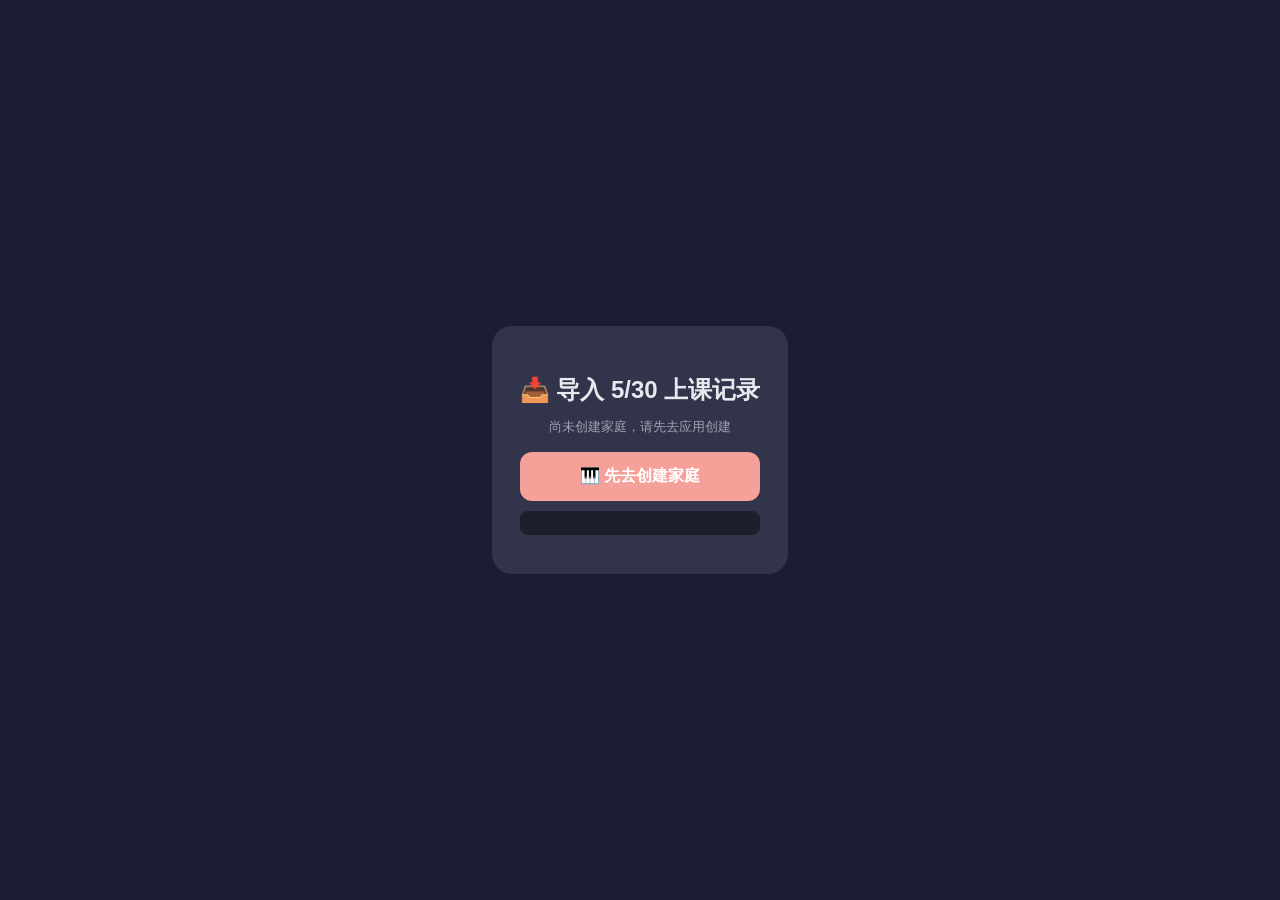
<file: import.html>
<!DOCTYPE html><html><head><meta charset="UTF-8"><title>Import</title>
<style>body{margin:0;background:#1A1D35;color:#E8E8EE;font-family:-apple-system,sans-serif;display:flex;align-items:center;justify-content:center;min-height:100vh}.c{background:rgba(255,255,255,0.1);border-radius:20px;padding:28px;text-align:center;max-width:400px}.btn{display:block;width:100%;padding:14px;border:none;border-radius:12px;font-size:1rem;font-weight:700;cursor:pointer;margin:8px 0}.p{background:#F5A098;color:#fff}.s{background:rgba(255,255,255,0.1);color:#E8E8EE;border:1px solid rgba(255,255,255,0.2)}pre{background:rgba(0,0,0,0.4);border-radius:8px;padding:12px;font-size:0.65rem;text-align:left;overflow:auto;max-height:200px}</style></head><body>
<div class="c"><h2 style="margin-bottom:12px">📥 导入 5/30 上课记录</h2>
<p style="font-size:0.8rem;color:#A0A0B0;margin-bottom:16px" id="msg">检测中...</p>
<button class="btn p" id="btn" onclick="go()">📥 导入数据并打开应用</button>
<pre id="log"></pre>
</div>
<script>
var DATA = {"lessons": [{"id": "lesson_mkvl9c", "date": "2026-05-30", "pieces": [{"name": "埃科塞兹舞曲", "en": "Écossaise", "details": "A段左手，手腕不要抖，要上下；B段", "category": "suzuki", "repId": "s2-01", "score": ""}, {"name": "小故事", "en": "A Short Story", "details": "lafare，等拍子的时候手在晃", "category": "suzuki", "repId": "s2-02", "score": ""}, {"name": "快乐的农夫", "en": "The Happy Farmer", "details": "转弯的地方不要划回来", "category": "suzuki", "repId": "s2-03", "score": ""}, {"name": "G小调小步舞曲 第一首", "en": "Minuet 1, Klavier Suite in g minor", "details": "左手等拍子的时候不要晃；A段合手；B段最后一行不熟", "category": "suzuki", "repId": "s2-04", "score": ""}, {"name": "狮子大游行", "details": "分手练，再合手", "category": "pieces", "score": ""}, {"name": "往事难忘", "details": "要试一试d", "category": "pieces", "score": ""}, {"name": "五指练习", "details": "合手", "category": "beyer", "score": ""}], "focusAreas": ["手腕稳定", "分手练", "合手", "节奏"], "notes": ""}], "logs": [], "repertoire": [], "version": "2.1"};

function go() {
  var log = document.getElementById('log');
  log.textContent = '';
  var p = function(m){ log.textContent += m + '\n'; };

  try {
    // Find existing family prefix
    var prefix = null;
    for (var i = 0; i < localStorage.length; i++) {
      var k = localStorage.key(i);
      var m = k.match(/^(piano_[a-z0-9]+)_lessons$/);
      if (m) { prefix = m[1]; break; }
    }
    
    if (!prefix) {
      p("❌ 请先在钢琴助手中创建家庭并登录");
      p("然后回到此页点击导入");
      return;
    }
    p("✅ 找到家庭前缀: " + prefix);

    // Import lessons
    if (DATA.lessons && DATA.lessons.length) {
      var existing = JSON.parse(localStorage.getItem(prefix + '_lessons') || '[]');
      var merged = {};
      existing.forEach(function(l){ merged[l.id] = l; });
      DATA.lessons.forEach(function(l){
        if (!merged[l.id]) { merged[l.id] = l; p("+ 新增: " + l.date); }
        else { p("⏭ 已存在: " + l.date); }
      });
      localStorage.setItem(prefix + '_lessons', JSON.stringify(Object.values(merged)));
    }
    
    // Import logs
    if (DATA.logs && DATA.logs.length) {
      var existing2 = JSON.parse(localStorage.getItem(prefix + '_logs') || '[]');
      var merged2 = {};
      existing2.forEach(function(l){ merged2[l.id] = l; });
      DATA.logs.forEach(function(l){
        if (!merged2[l.id]) { merged2[l.id] = l; p("+ 练习: " + l.date); }
      });
      localStorage.setItem(prefix + '_logs', JSON.stringify(Object.values(merged2)));
    }

    localStorage.setItem('piano_imported_v3', '1');
    p("✅ 导入完成！即将跳转...");
    
    setTimeout(function(){ window.location.href = 'piano3/index.html'; }, 800);
  } catch(e) {
    p("❌ 错误: " + e.message);
  }
}

// Auto-detect
setTimeout(function() {
  var found = false;
  for (var i = 0; i < localStorage.length; i++) {
    if (localStorage.key(i).match(/^piano_[a-z0-9]+_lessons/)) { found = true; break; }
  }
  document.getElementById('msg').textContent = found ? '已检测到家庭，点击下方按钮导入' : '尚未创建家庭，请先去应用创建';
  if (!found) {
    document.getElementById('btn').textContent = '🎹 先去创建家庭';
    document.getElementById('btn').onclick = function(){ window.location.href = 'piano3/index.html'; };
  }
}, 300);
</script></body></html>
</file>
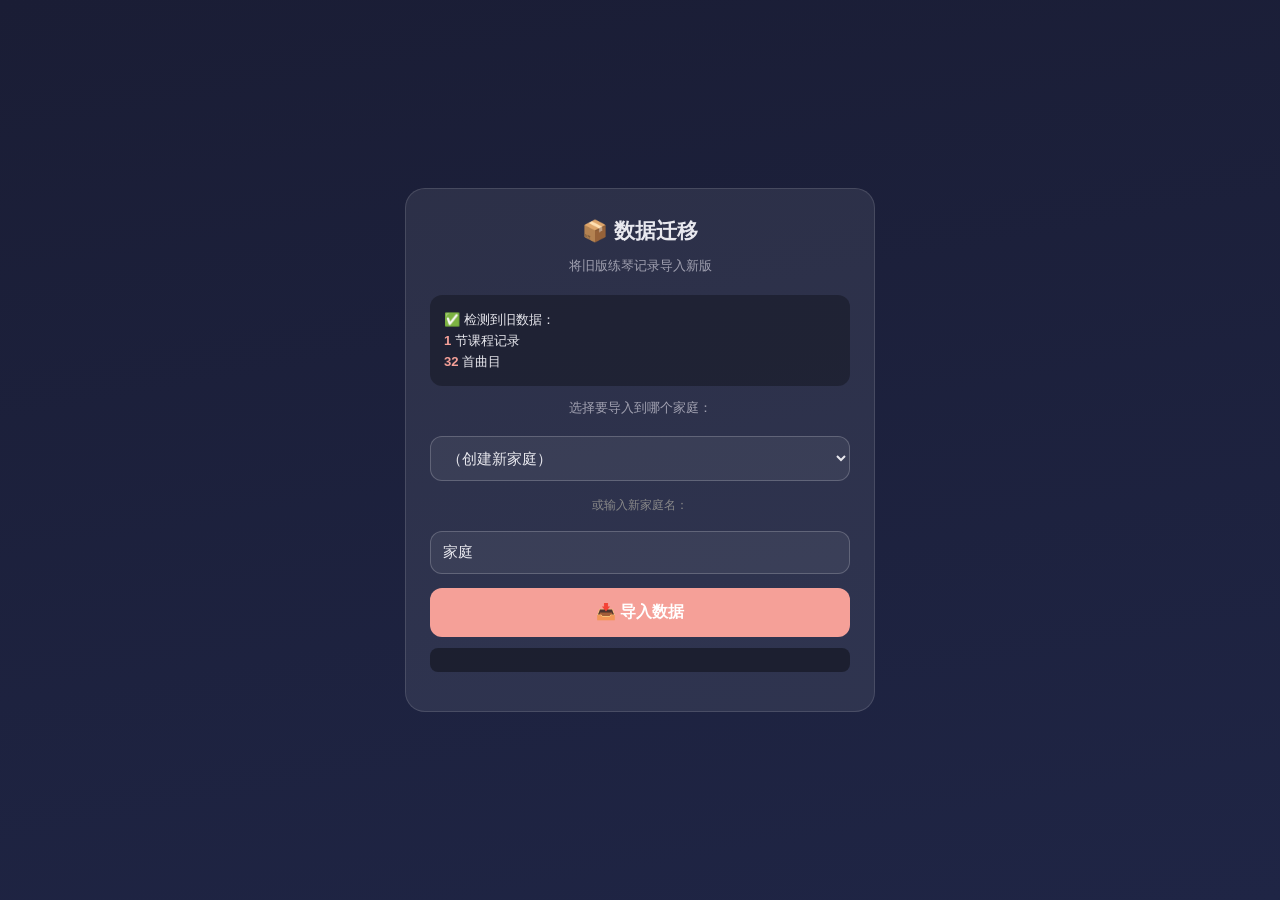
<file: migrate.html>
<!DOCTYPE html>
<html lang="zh-CN">
<head>
<meta charset="UTF-8">
<meta name="viewport" content="width=device-width, initial-scale=1.0">
<title>数据迁移 - 钢琴助手</title>
<style>
  body {
    margin: 0;
    background: linear-gradient(170deg, #1A1D35 0%, #1F2545 100%);
    color: #E8E8EE;
    font-family: -apple-system, BlinkMacSystemFont, sans-serif;
    display: flex;
    align-items: center;
    justify-content: center;
    min-height: 100vh;
  }
  .card {
    background: rgba(255,255,255,0.08);
    border: 1px solid rgba(255,255,255,0.12);
    border-radius: 20px;
    padding: 28px 24px;
    max-width: 420px;
    width: 90%;
    text-align: center;
  }
  h2 { margin: 0 0 8px; font-size: 1.3rem; }
  .sub { font-size: 0.8rem; color: #A0A0B0; margin-bottom: 20px; }
  .info {
    background: rgba(0,0,0,0.3);
    border-radius: 12px;
    padding: 14px;
    margin: 12px 0;
    text-align: left;
    font-size: 0.82rem;
    line-height: 1.6;
  }
  .info strong { color: #F5A098; }
  select, input {
    width: 100%;
    padding: 12px;
    border: 1px solid rgba(255,255,255,0.2);
    border-radius: 12px;
    background: rgba(255,255,255,0.06);
    color: #E8E8EE;
    font-size: 0.95rem;
    margin: 6px 0;
    box-sizing: border-box;
  }
  .btn {
    display: block;
    width: 100%;
    padding: 14px;
    border: none;
    border-radius: 12px;
    font-size: 1rem;
    font-weight: 700;
    cursor: pointer;
    margin: 8px 0;
  }
  .btn-primary { background: #F5A098; color: #fff; }
  .btn-secondary { background: rgba(255,255,255,0.1); color: #E8E8EE; border: 1px solid rgba(255,255,255,0.2); }
  .btn:disabled { opacity: 0.4; cursor: default; }
  pre {
    background: rgba(0,0,0,0.4);
    border-radius: 8px;
    padding: 12px;
    font-size: 0.7rem;
    text-align: left;
    overflow: auto;
    max-height: 180px;
    white-space: pre-wrap;
    word-break: break-all;
  }
  .success { color: #7DE38D; }
  .warn { color: #F5A098; }
  .hidden { display: none; }
</style>
</head>
<body>
<div class="card">
  <h2>📦 数据迁移</h2>
  <p class="sub">将旧版练琴记录导入新版</p>
  <div id="step1">
    <div class="info" id="detectInfo">检测中...</div>
    <div id="migrateSection" class="hidden">
      <p style="font-size:0.82rem;color:#A0A0B0">选择要导入到哪个家庭：</p>
      <select id="familySelect"></select>
      <p style="font-size:0.72rem;color:#888">或输入新家庭名：</p>
      <input type="text" id="newFamily" placeholder="新家庭名称（选填）" maxlength="20">
      <button class="btn btn-primary" id="btnMigrate" onclick="doMigrate()">📥 导入数据</button>
    </div>
    <div id="noData" class="info hidden" style="text-align:center">
      没有检测到需要迁移的旧数据。<br>如果练琴记录在旧版中，请先打开一次旧版应用。
    </div>
  </div>
  <div id="step2" class="hidden">
    <div class="info" id="resultInfo"></div>
    <button class="btn btn-primary" onclick="location.href='./'">🎹 打开新版应用</button>
  </div>
  <pre id="log"></pre>
</div>

<script>
var OLD_KEYS = ['lessons', 'logs', 'repertoire'];
var found = {};

function log(m) {
  document.getElementById('log').textContent += m + '\n';
}

// Detect old data
(function detect() {
  var info = document.getElementById('detectInfo');
  var total = 0;

  OLD_KEYS.forEach(function(k) {
    var raw = localStorage.getItem('piano_' + k);
    if (raw) {
      try {
        var data = JSON.parse(raw);
        if (Array.isArray(data) && data.length > 0) {
          found[k] = data;
          total += data.length;
        }
      } catch(e) {}
    }
  });

  if (total === 0) {
    document.getElementById('noData').classList.remove('hidden');
    info.classList.add('hidden');
    return;
  }

  var lines = [];
  if (found.lessons) lines.push('<strong>' + found.lessons.length + '</strong> 节课程记录');
  if (found.logs) lines.push('<strong>' + found.logs.length + '</strong> 天练习记录');
  if (found.repertoire) lines.push('<strong>' + found.repertoire.length + '</strong> 首曲目');
  info.innerHTML = '✅ 检测到旧数据：<br>' + lines.join('<br>');

  // Populate family list
  var sel = document.getElementById('familySelect');
  var families = [];
  for (var i = 0; i < localStorage.length; i++) {
    var k = localStorage.key(i);
    var m = k.match(/^piano_([a-z0-9]+)_lessons$/);
    if (m && m[1] !== 'default' && families.indexOf(m[1]) === -1) {
      families.push(m[1]);
    }
  }
  if (families.length === 0) {
    // Check if there's a default family already
    if (localStorage.getItem('piano_default_lessons')) {
      families.push('default');
    }
  }
  families.forEach(function(f) {
    var opt = document.createElement('option');
    opt.value = f;
    opt.textContent = f;
    sel.appendChild(opt);
  });
  if (families.length === 0) {
    var opt = document.createElement('option');
    opt.value = '';
    opt.textContent = '（创建新家庭）';
    sel.appendChild(opt);
    document.getElementById('newFamily').value = '家庭';
  }

  document.getElementById('migrateSection').classList.remove('hidden');
})();

function doMigrate() {
  var btn = document.getElementById('btnMigrate');
  btn.disabled = true;
  btn.textContent = '导入中...';
  var logEl = document.getElementById('log');
  logEl.textContent = '';

  var familyName = document.getElementById('newFamily').value.trim() || document.getElementById('familySelect').value || '家庭';

  var prefix = 'piano_' + familyName + '_';
  log('目标: ' + prefix + '*');

  Object.keys(found).forEach(function(k) {
    var existing = [];
    try {
      existing = JSON.parse(localStorage.getItem(prefix + k) || '[]');
    } catch(e) {}

    var existingMap = {};
    existing.forEach(function(item) { existingMap[item.id] = item; });

    var added = 0, skipped = 0;
    found[k].forEach(function(item) {
      if (!existingMap[item.id]) {
        existing.push(item);
        existingMap[item.id] = item;
        added++;
      } else {
        skipped++;
      }
    });

    localStorage.setItem(prefix + k, JSON.stringify(existing));
    log(k + ': +' + added + ' 新增, ' + skipped + ' 跳过');
  });

  document.getElementById('step1').classList.add('hidden');
  document.getElementById('step2').classList.remove('hidden');
  document.getElementById('resultInfo').innerHTML = '✅ 迁移完成！<br>数据已导入「<strong>' + familyName + '</strong>」';
}
</script>
</body>
</html>
</file>
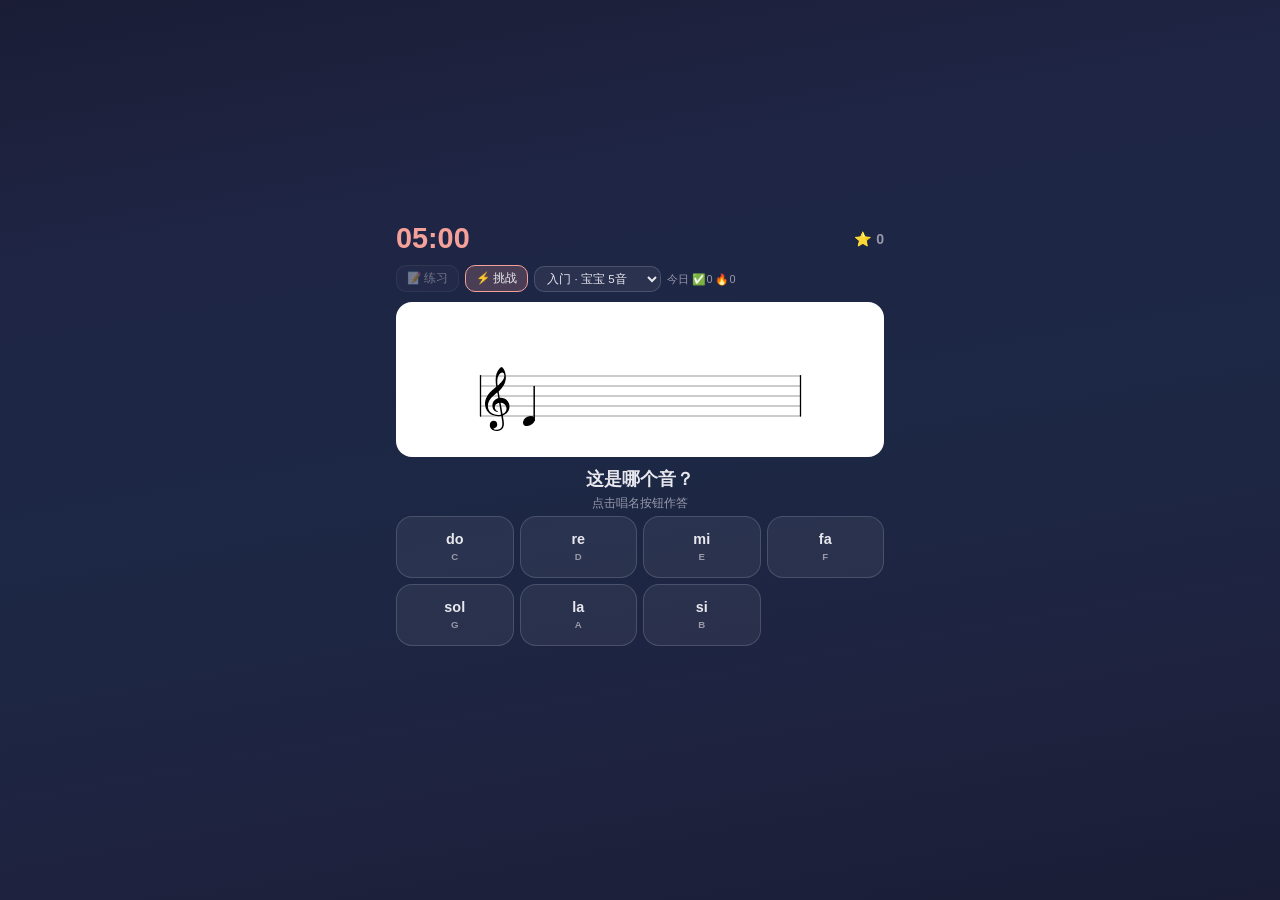
<file: note-game-demo.html>
<!DOCTYPE html>
<html lang="zh-CN">
<head>
<meta charset="UTF-8">
<meta name="viewport" content="width=device-width,initial-scale=1.0,user-scalable=no">
<title>🎵 识谱练习</title>
<style>
*,*::before,*::after{box-sizing:border-box;margin:0;padding:0}
body{
  font-family:-apple-system,BlinkMacSystemFont,"PingFang SC","Microsoft YaHei",sans-serif;
  background:linear-gradient(170deg,#1A1D35,#1F2545,#1C2845,#1E2340,#1A1D35);
  background-attachment:fixed; color:#E8E8EE;
  min-height:100dvh; display:flex; justify-content:center; align-items:center;
}
.app{width:100%;max-width:520px;padding:16px;text-align:center}
.row{display:flex;justify-content:space-between;align-items:center;margin-bottom:10px}
.timer{font-size:1.8rem;font-weight:800;color:#F5A098}
.score{font-size:.88rem;color:#9898A8}
.combo{font-size:.78rem;color:#8ED4A6}
.ctls{display:flex;gap:6px;align-items:center;flex-wrap:wrap;margin-bottom:10px}
.ctls button{font-size:.72rem;padding:5px 10px;border-radius:10px;border:1px solid rgba(255,255,255,.15);background:rgba(255,255,255,.06);color:#E8E8EE;cursor:pointer}
.ctls button.on{opacity:1;background:rgba(245,160,152,.2);border-color:#F5A098}
.ctls button.off{opacity:.4}
.ctls select{padding:5px 8px;border-radius:10px;border:1px solid rgba(255,255,255,.15);background:rgba(255,255,255,.06);color:#E8E8EE;font-size:.72rem}
.stage{background:#fff;border-radius:16px;padding:4px;margin-bottom:10px;overflow:hidden;height:155px}
.stage svg{display:block;margin:0 auto;pointer-events:none}
.q{font-size:1.1rem;font-weight:600;margin:4px 0}
.hint{font-size:.78rem;color:#9898A8;margin-bottom:4px}
.answers{display:grid;grid-template-columns:repeat(4,1fr);gap:6px;position:relative;z-index:2}
.abtn{padding:14px 6px;border-radius:16px;border:1px solid rgba(255,255,255,.15);background:rgba(255,255,255,.06);color:#E8E8EE;font-size:.9rem;font-weight:700;cursor:pointer;min-height:48px}
.abtn:active{transform:scale(.95)}
.abtn.ok{background:rgba(142,212,166,.25);border-color:#8ED4A6;color:#8ED4A6}
.abtn.no{background:rgba(232,160,160,.25);border-color:#E8A0A0;color:#E8A0A0}
.fb{font-size:1rem;min-height:26px;margin-top:6px}
.over{display:none;text-align:center}
.over h2{font-size:1.3rem;margin-bottom:6px}
.over .fs{font-size:2rem;color:#F5A098;font-weight:800}
.over p{color:#9898A8;margin:3px 0}
.btn{padding:14px 32px;border:none;border-radius:50px;font-size:.95rem;font-weight:700;cursor:pointer;margin-top:10px;background:#F5A098;color:#fff}
.st{font-size:.68rem;color:#9898A8;margin-top:3px}
</style>
</head>
<body>
<div class="app">
<div class="row">
  <div class="timer" id="t">05:00</div>
  <div><div class="score">⭐ <b id="s">0</b></div><div class="combo" id="c"></div></div>
</div>
<div class="ctls">
  <button id="bp" onclick="m('p')" class="off">📝 练习</button>
  <button id="bc" onclick="m('c')" class="on">⚡ 挑战</button>
  <select id="lv" onchange="cl()"></select>
  <div class="st" id="td"></div>
</div>
<div class="stage" id="stg"></div>
<div class="q">这是哪个音？</div>
<div class="hint" id="h"></div>
<div class="answers" id="as"></div>
<div class="fb" id="fb"></div>
<div class="over" id="ov">
  <h2>🎉 时间到！</h2>
  <div class="fs" id="fs">0</div>
  <p>答对 <span id="fo">0</span> 题</p>
  <p>最高连击 <span id="fc">0</span></p>
  <p class="st"><span id="ft"></span></p>
  <button class="btn" onclick="rs()">再来一次</button>
</div>
</div>
<script src="vexflow.js"></script>
<script>
(function(){
'use strict';
var E={t:ge('t'),s:ge('s'),c:ge('c'),stg:ge('stg'),h:ge('h'),as:ge('as'),fb:ge('fb'),ov:ge('ov'),fs:ge('fs'),fo:ge('fo'),fc:ge('fc'),ft:ge('ft'),lv:ge('lv'),td:ge('td'),bp:ge('bp'),bc:ge('bc')};
function ge(id){return document.getElementById(id);}

var FAM=[{l:'爷爷',m:36,cl:'bass'},{l:'爸爸',m:48,cl:'bass'},{l:'宝宝',m:60,cl:'both'},{l:'妈妈',m:72,cl:'treble'},{l:'奶奶',m:84,cl:'treble'}];
var SOL=['do','re','mi','fa','sol','la','si'];
var NL=['C','D','E','F','G','A','B'];
var NK=['c','d','e','f','g','a','b'];
var LV=[
  {n:'入门',d:'宝宝 5音',fs:[FAM[2]],ns:[0,1,2,3,4],cl:'treble'},
  {n:'初级',d:'宝宝 7音',fs:[FAM[2]],ns:[0,1,2,3,4,5,6],cl:'treble'},
  {n:'中级',d:'宝宝+妈妈',fs:[FAM[2],FAM[3]],ns:[0,1,2,3,4,5,6],cl:'treble'},
  {n:'进阶',d:'爸爸+宝宝',fs:[FAM[1],FAM[2]],ns:[0,1,2,3,4,5,6],cl:'both'},
  {n:'挑战',d:'爸爸~奶奶',fs:[FAM[1],FAM[2],FAM[3],FAM[4]],ns:[0,1,2,3,4,5,6],cl:'both'},
];
var VF=Vex.Flow, mode='c', li=0, ts=300, tid=null, sc=0,cb=0,mc=0,ok=0,cur=null,run=false,bsy=false,ac=null;

function au(){if(!ac)ac=new(window.AudioContext||window.webkitAudioContext)();}
function bp(midi,dur,tp,vol){
  if(!ac)return;var o=ac.createOscillator(),g=ac.createGain();
  o.type=tp||'sine';o.frequency.value=440*Math.pow(2,(midi-69)/12);
  g.gain.setValueAtTime(vol||0.25,ac.currentTime);
  g.gain.exponentialRampToValueAtTime(0.001,ac.currentTime+dur);
  o.connect(g);g.connect(ac.destination);o.start();o.stop(ac.currentTime+dur);
}

function dr(n){
  E.stg.innerHTML='';var r=new VF.Renderer(E.stg,VF.Renderer.Backends.SVG);r.resize(340,150);
  var ctx=r.getContext();var sv=new VF.Stave(10,30,320);
  sv.addClef(n.cl==='treble'?'treble':'bass');sv.setContext(ctx).draw();
  var oct=Math.floor(n.midi/12)-1;var key=NK[n.ni]+'/'+oct;
  var vfn=new VF.StaveNote({clef:n.cl==='treble'?'treble':'bass',keys:[key],duration:'q',auto_stem:true});
  var vc=new VF.Voice({num_beats:1,beat_value:4});vc.addTickable(vfn);
  new VF.Formatter().joinVoices([vc]).format([vc],200);vc.draw(ctx,sv);
}

function q(){
  if(!run)return;var lv=LV[li];var fam=lv.fs[Math.floor(Math.random()*lv.fs.length)];
  var ni=lv.ns[Math.floor(Math.random()*lv.ns.length)];var midi=fam.m+ni;
  var cl=lv.cl==='both'?(midi<=60?'bass':'treble'):lv.cl;
  cur={midi:midi,cl:cl,ni:ni,nn:NL[ni],sol:SOL[ni],fam:fam.l};
  dr(cur);E.h.textContent='点击唱名按钮作答';E.fb.textContent='';bsy=false;
  var bt=document.querySelectorAll('.abtn');for(var i=0;i<bt.length;i++)bt[i].classList.remove('ok','no');
}

window.a=function(idx,btn){
  if(!run||bsy||!cur)return;au();bsy=true;
  if(idx===cur.ni){
    btn.classList.add('ok');sc++;cb++;ok++;if(cb>mc)mc=cb;
    E.s.textContent=sc;E.c.textContent=cb>1?'🔥 '+cb+' 连击！':'';
    E.fb.innerHTML='<span style="color:#8ED4A6">✅ 对啦！'+cur.fam+'八度 '+cur.nn+'（'+cur.sol+'）</span>';
    bp(cur.midi,0.4,'sine',0.25);sv();
  }else{
    btn.classList.add('no');cb=0;E.c.textContent='';
    E.fb.innerHTML='<span style="color:#E8A0A0">✗ 应该是 '+cur.fam+'八度 '+cur.nn+'（'+cur.sol+'）</span>';
    bp(200,0.2,'square',0.12);
    var bt=document.querySelectorAll('.abtn');for(var i=0;i<bt.length;i++){if(parseInt(bt[i].dataset.n)===cur.ni)bt[i].classList.add('ok');}
  }
  setTimeout(q,mode==='c'?800:1300);
};

function tk(){if(mode==='p'){E.t.textContent='∞';return;}var m=Math.floor(ts/60),s=ts%60;E.t.textContent=(m<10?'0':'')+m+':'+(s<10?'0':'')+s;if(ts<=0){en();return;}ts--;}

function st(){
  sc=0;cb=0;mc=0;ok=0;ts=300;
  E.s.textContent='0';E.c.textContent='';E.t.textContent=mode==='p'?'∞':'05:00';
  E.ov.style.display='none';E.as.style.display='grid';E.stg.style.display='block';
  E.fb.textContent='';var h='';for(var i=0;i<SOL.length;i++){h+='<button class="abtn" data-n="'+i+'" onclick="a('+i+',this)">'+SOL[i]+'<br><span style="font-size:.6rem;color:#9898A8">'+NL[i]+'</span></button>';}
  E.as.innerHTML=h;var lh='';for(var li2=0;li2<LV.length;li2++){lh+='<option value="'+li2+'"'+(li2===li?' selected':'')+'>'+LV[li2].n+' · '+LV[li2].d+'</option>';}
  E.lv.innerHTML=lh;E.td.textContent=ft();run=true;clearInterval(tid);tid=setInterval(tk,1000);q();
}

function en(){run=false;clearInterval(tid);E.stg.style.display='none';E.as.style.display='none';E.ov.style.display='block';E.fs.textContent=sc+' 分';E.fo.textContent=ok;E.fc.textContent=mc;E.ft.textContent='今日累计 '+ft();}

window.rs=function(){clearInterval(tid);st();};
window.m=function(v){mode=v;E.bp.className=v==='p'?'on':'off';E.bc.className=v==='c'?'on':'off';rs();};
window.cl=function(){li=parseInt(E.lv.value);rs();};

function sv(){var d=new Date().toISOString().slice(0,10);var s=JSON.parse(localStorage.getItem('ns')||'{}');if(!s[d])s[d]={o:0,c:0};s[d].o++;if(cb>s[d].c)s[d].c=cb;localStorage.setItem('ns',JSON.stringify(s));}
function ft(){var d=new Date().toISOString().slice(0,10);var s=JSON.parse(localStorage.getItem('ns')||'{}');var t=s[d]||{o:0,c:0};return '今日 ✅'+t.o+' 🔥'+t.c;}

E.stg.innerHTML='<p style="padding:40px;color:#ccc;font-size:1.2rem">🎵</p>';st();
})();
</script>
</body>
</html>
</file>
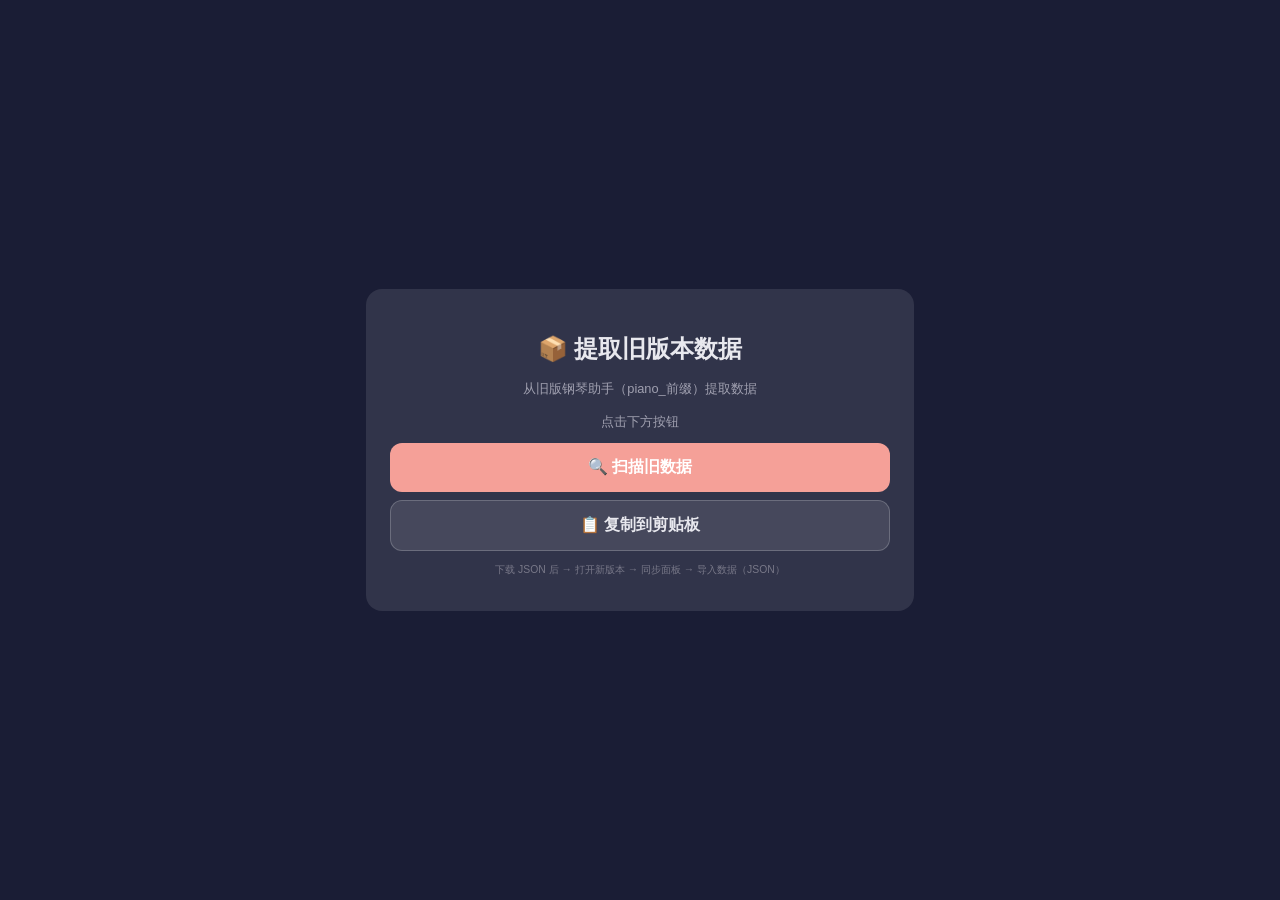
<file: old/extract-data.html>
<!DOCTYPE html>
<html lang="zh-CN"><head><meta charset="UTF-8"><title>数据提取</title>
<style>
body{background:#1A1D35;color:#E8E8EE;font-family:-apple-system,sans-serif;display:flex;align-items:center;justify-content:center;min-height:100vh;margin:0}
.card{background:rgba(255,255,255,0.1);border-radius:16px;padding:24px;max-width:500px;width:90%}
.btn{display:block;width:100%;padding:14px;border:none;border-radius:12px;font-size:1rem;font-weight:700;cursor:pointer;margin:8px 0}
.btn-primary{background:#F5A098;color:#fff}
.btn-secondary{background:rgba(255,255,255,0.1);color:#E8E8EE;border:1px solid rgba(255,255,255,0.2)}
pre{background:rgba(0,0,0,0.3);border-radius:8px;padding:12px;font-size:0.7rem;overflow:auto;max-height:300px;word-break:break-all}
h2{text-align:center;margin-bottom:16px}
</style></head><body>
<div class="card">
<h2>📦 提取旧版本数据</h2>
<p style="font-size:0.8rem;color:#A0A0B0;text-align:center;margin-bottom:16px">从旧版钢琴助手（piano_前缀）提取数据</p>
<div id="status" style="text-align:center;color:#A0A0B0;font-size:0.8rem;margin-bottom:12px">点击下方按钮</div>
<pre id="output" style="display:none"></pre>
<button class="btn btn-primary" onclick="extract()">🔍 扫描旧数据</button>
<button class="btn btn-secondary" id="downloadBtn" style="display:none" onclick="download()">📥 下载 JSON 文件</button>
<button class="btn btn-secondary" onclick="copyAll()">📋 复制到剪贴板</button>
<p style="font-size:0.65rem;color:#787888;text-align:center;margin-top:12px">
下载 JSON 后 → 打开新版本 → 同步面板 → 导入数据（JSON）</p></div>
<script>
var extracted = null;
function extract(){
  var data = {};
  for(var i=0;i<localStorage.length;i++){
    var key = localStorage.key(i);
    if(key.startsWith('piano_')){
      try{ data[key] = JSON.parse(localStorage.getItem(key)); }
      catch(e){ data[key] = localStorage.getItem(key); }
    }
  }
  extracted = data;
  var el = document.getElementById('output');
  el.style.display = 'block';
  el.textContent = JSON.stringify(data, null, 2);
  document.getElementById('status').textContent = '找到 ' + Object.keys(data).length + ' 条数据';
  if(Object.keys(data).length > 0){
    document.getElementById('downloadBtn').style.display = 'block';
  }
}
function download(){
  if(!extracted) return;
  var blob = new Blob([JSON.stringify(extracted,null,2)],{type:'application/json'});
  var a = document.createElement('a');
  a.href = URL.createObjectURL(blob);
  a.download = 'piano-old-data-' + new Date().toISOString().slice(0,10) + '.json';
  a.click();
}
function copyAll(){
  var el = document.getElementById('output');
  if(!el.textContent) return;
  navigator.clipboard.writeText(el.textContent).then(function(){
    document.getElementById('status').textContent = '✅ 已复制！';
  }).catch(function(){
    el.select();
    document.getElementById('status').textContent = '请手动 Cmd+C 复制';
  });
}
</script></body></html>
</file>
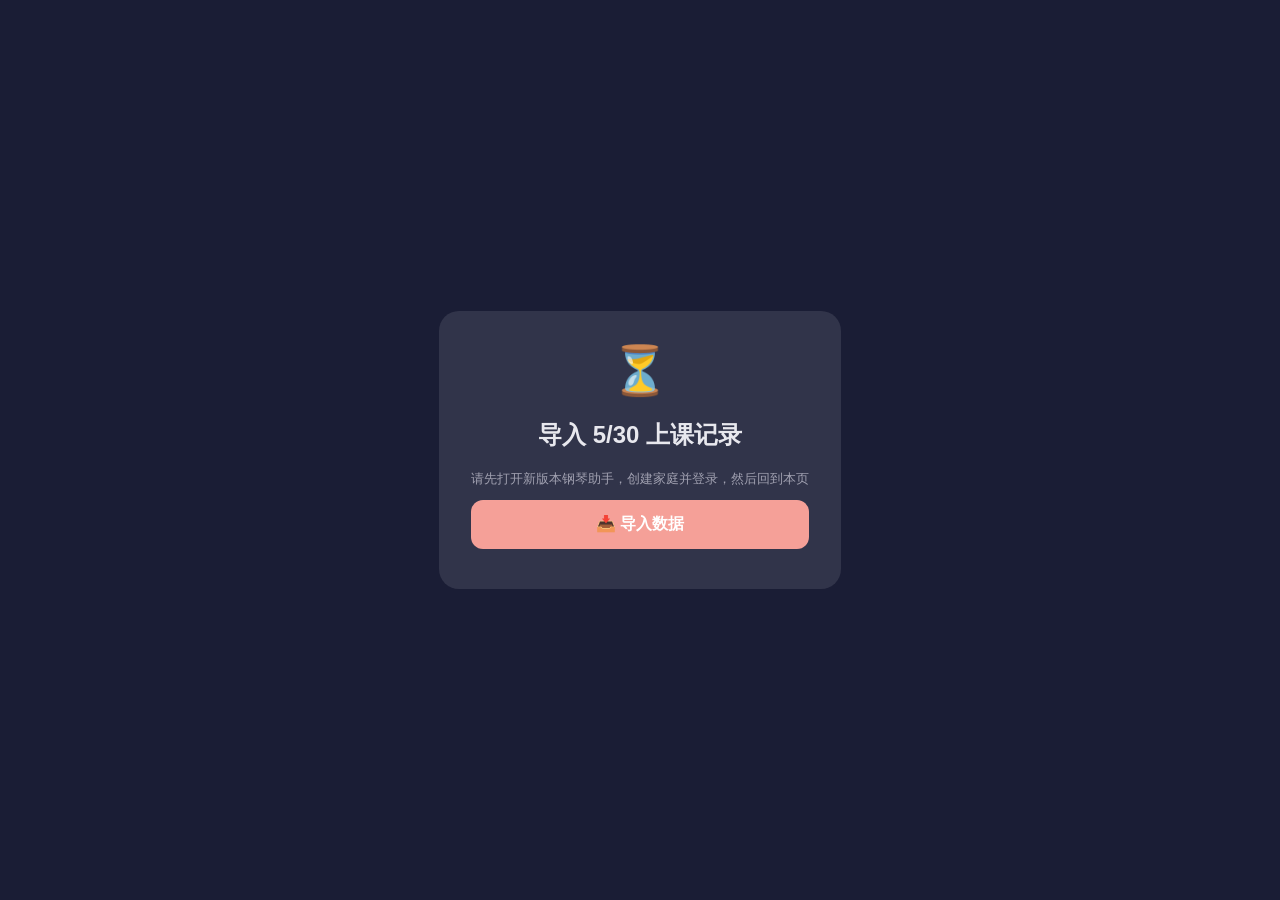
<file: old/piano3-import.html>
<!DOCTYPE html>
<html><head><meta charset="UTF-8"><title>Importing...</title>
<style>
body{background:#1A1D35;color:#E8E8EE;font-family:-apple-system,sans-serif;display:flex;align-items:center;justify-content:center;min-height:100vh;margin:0;flex-direction:column}
.card{background:rgba(255,255,255,0.1);border-radius:20px;padding:32px;text-align:center;max-width:400px}
.spinner{font-size:3rem;animation:spin 1s linear infinite;margin-bottom:16px}
@keyframes spin{from{transform:rotate(0)}to{transform:rotate(360deg)}}
.btn{display:block;width:100%;padding:14px;border:none;border-radius:12px;font-size:1rem;font-weight:700;cursor:pointer;margin:8px 0}
.btn-primary{background:#F5A098;color:#fff}
.btn-secondary{background:rgba(255,255,255,0.1);color:#E8E8EE;border:1px solid rgba(255,255,255,0.2)}
pre{background:rgba(0,0,0,0.3);border-radius:8px;padding:12px;font-size:0.7rem;margin:8px 0;text-align:left}
</style></head><body>
<div class="card" id="card">
<div class="spinner">⏳</div>
<h2>导入 5/30 上课记录</h2>
<p style="font-size:0.8rem;color:#A0A0B0" id="msg">请先打开新版本钢琴助手，创建家庭并登录，然后回到本页</p>
<button class="btn btn-primary" id="btn" onclick="doImport()" disabled>📥 导入数据</button>
<pre id="log" style="display:none"></pre>
<button class="btn btn-secondary" id="goBtn" style="display:none" onclick="go()">🎹 去使用钢琴助手</button>
</div>
<script>
var IMPORT_DATA = {"lessons": [{"id": "lesson_mkvl9c", "date": "2026-05-30", "pieces": [{"name": "埃科塞兹舞曲", "en": "Écossaise", "details": "A段左手，手腕不要抖，要上下；B段", "category": "suzuki", "repId": "s2-01", "score": ""}, {"name": "小故事", "en": "A Short Story", "details": "lafare，等拍子的时候手在晃", "category": "suzuki", "repId": "s2-02", "score": ""}, {"name": "快乐的农夫", "en": "The Happy Farmer", "details": "转弯的地方不要划回来", "category": "suzuki", "repId": "s2-03", "score": ""}, {"name": "G小调小步舞曲 第一首", "en": "Minuet 1, Klavier Suite in g minor", "details": "左手等拍子的时候不要晃；A段合手；B段最后一行不熟", "category": "suzuki", "repId": "s2-04", "score": ""}, {"name": "狮子大游行", "details": "分手练，再合手", "category": "pieces", "score": ""}, {"name": "往事难忘", "details": "要试一试d", "category": "pieces", "score": ""}, {"name": "五指练习", "details": "合手", "category": "beyer", "score": ""}], "focusAreas": ["手腕稳定", "分手练", "合手", "节奏"], "notes": ""}], "logs": [], "repertoire": [], "version": "2.1"};

function log(msg) {
  var el = document.getElementById('log');
  el.style.display = 'block';
  el.textContent += msg + '\n';
}

function doImport() {
  try {
    if (!IMPORT_DATA.lessons || !IMPORT_DATA.lessons.length) {
      log('❌ 没有课程数据');
      return;
    }
    
    // Read existing data
    var prefix = '';
    for (var i = 0; i < localStorage.length; i++) {
      var k = localStorage.key(i);
      if (k.match(/^piano_[a-z0-9]+_lessons$/)) {
        prefix = k.replace('lessons', '');
        break;
      }
    }
    if (!prefix) {
      // Try piano_default_ prefix
      prefix = 'piano_default_';
    }
    
    // Merge lessons
    var existingLessons = [];
    try { existingLessons = JSON.parse(localStorage.getItem(prefix + 'lessons') || '[]'); } catch(e){}
    var merged = {};
    existingLessons.forEach(function(l) { merged[l.id] = l; });
    IMPORT_DATA.lessons.forEach(function(l) {
      if (!merged[l.id]) { merged[l.id] = l; log('✅ 新增课程: ' + l.date); }
      else { log('⏭ 跳过重复: ' + l.date); }
    });
    localStorage.setItem(prefix + 'lessons', JSON.stringify(Object.values(merged)));
    
    // Merge logs
    var existingLogs = [];
    try { existingLogs = JSON.parse(localStorage.getItem(prefix + 'logs') || '[]'); } catch(e){}
    var mergedLogs = {};
    existingLogs.forEach(function(l) { mergedLogs[l.id] = l; });
    (IMPORT_DATA.logs || []).forEach(function(l) {
      if (!mergedLogs[l.id]) { mergedLogs[l.id] = l; log('✅ 新增练习: ' + l.date); }
    });
    localStorage.setItem(prefix + 'logs', JSON.stringify(Object.values(mergedLogs)));
    
    log('✅ 导入完成！共 ' + Object.keys(merged).length + ' 条课程');
    document.getElementById('btn').disabled = true;
    document.getElementById('btn').textContent = '✅ 导入成功';
    document.getElementById('goBtn').style.display = 'block';
    document.getElementById('msg').textContent = '数据已导入，去使用吧！';
  } catch(e) {
    log('❌ 错误: ' + e.message);
  }
}

// Auto-enable after checking localStorage has family data
setTimeout(function() {
  var hasData = false;
  for (var i = 0; i < localStorage.length; i++) {
    if (localStorage.key(i).match(/^piano_[a-z0-9]+_lessons/)) { hasData = true; break; }
  }
  if (hasData) {
    document.getElementById('msg').textContent = '检测到已登录家庭，可以导入';
    document.getElementById('btn').disabled = false;
  }
}, 500);

function go() {
  window.location.href = '../piano3/index.html';
}
</script></body></html>
</file>
